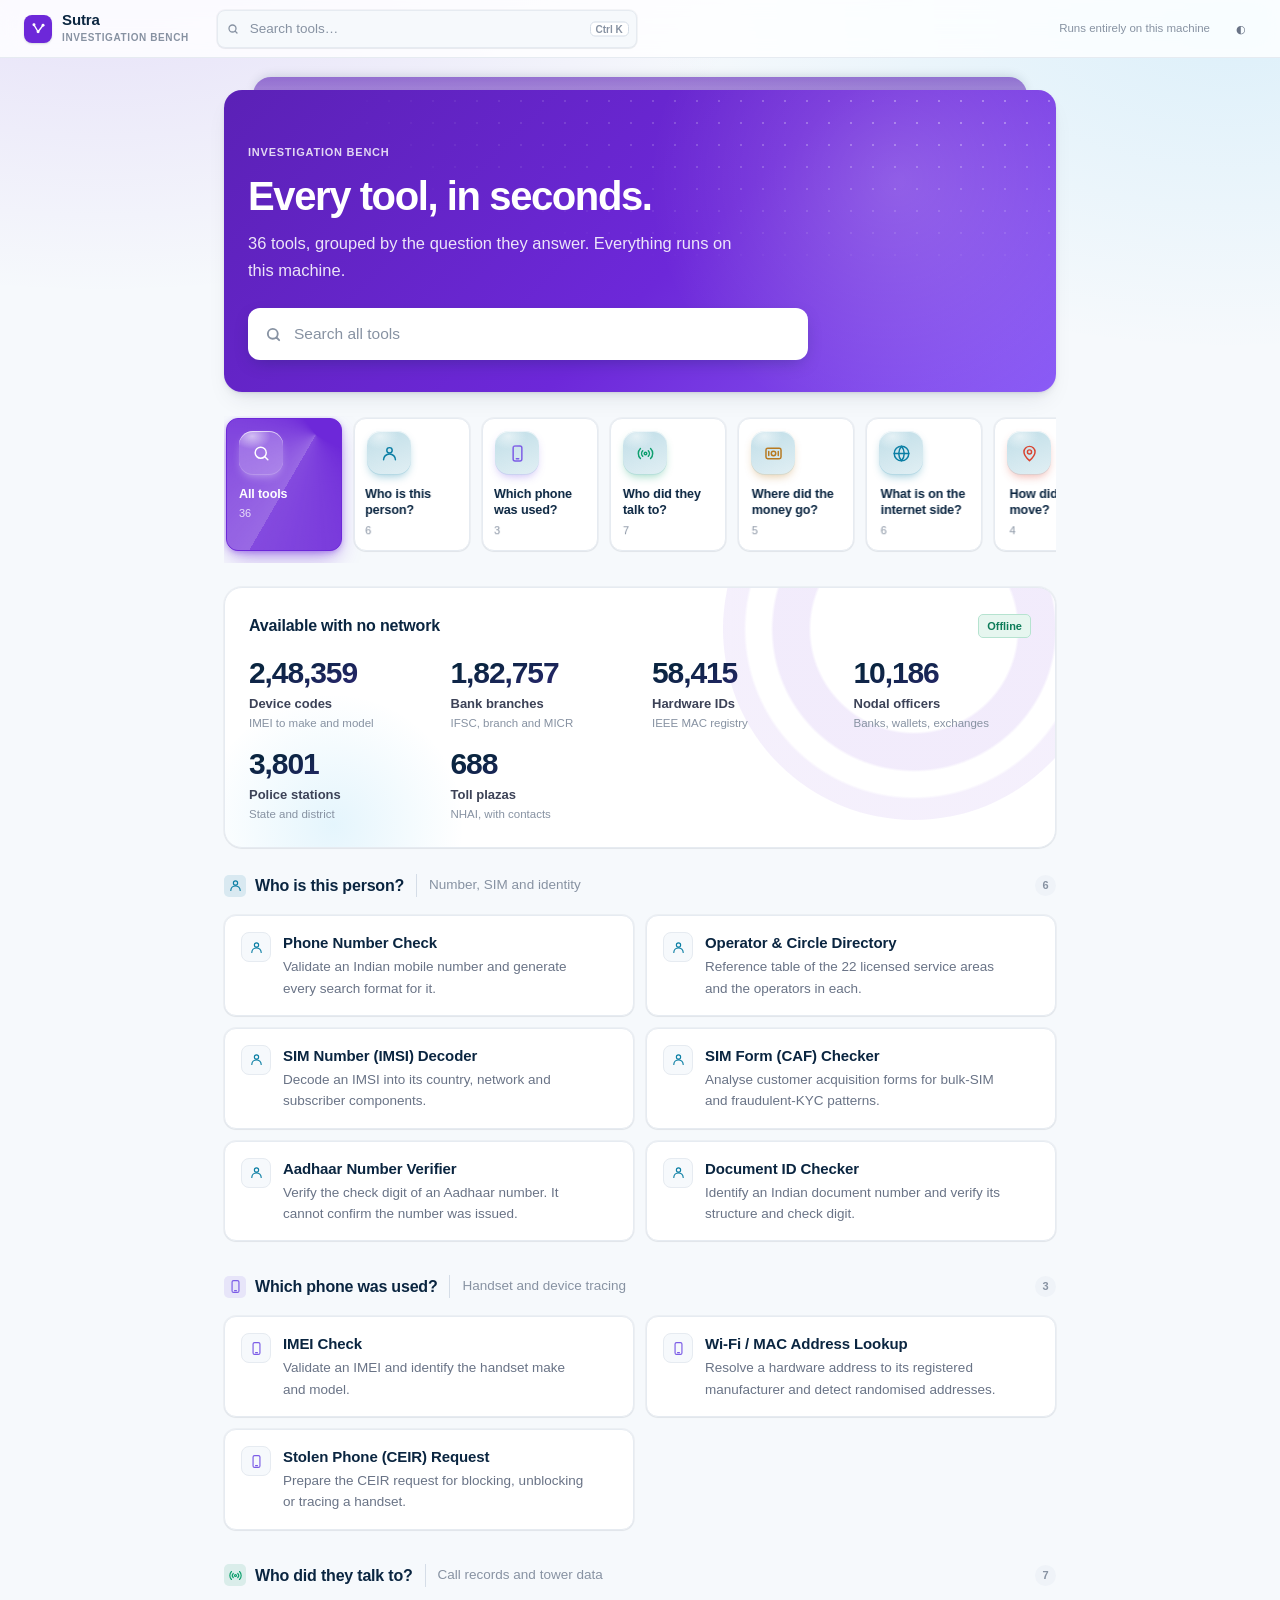
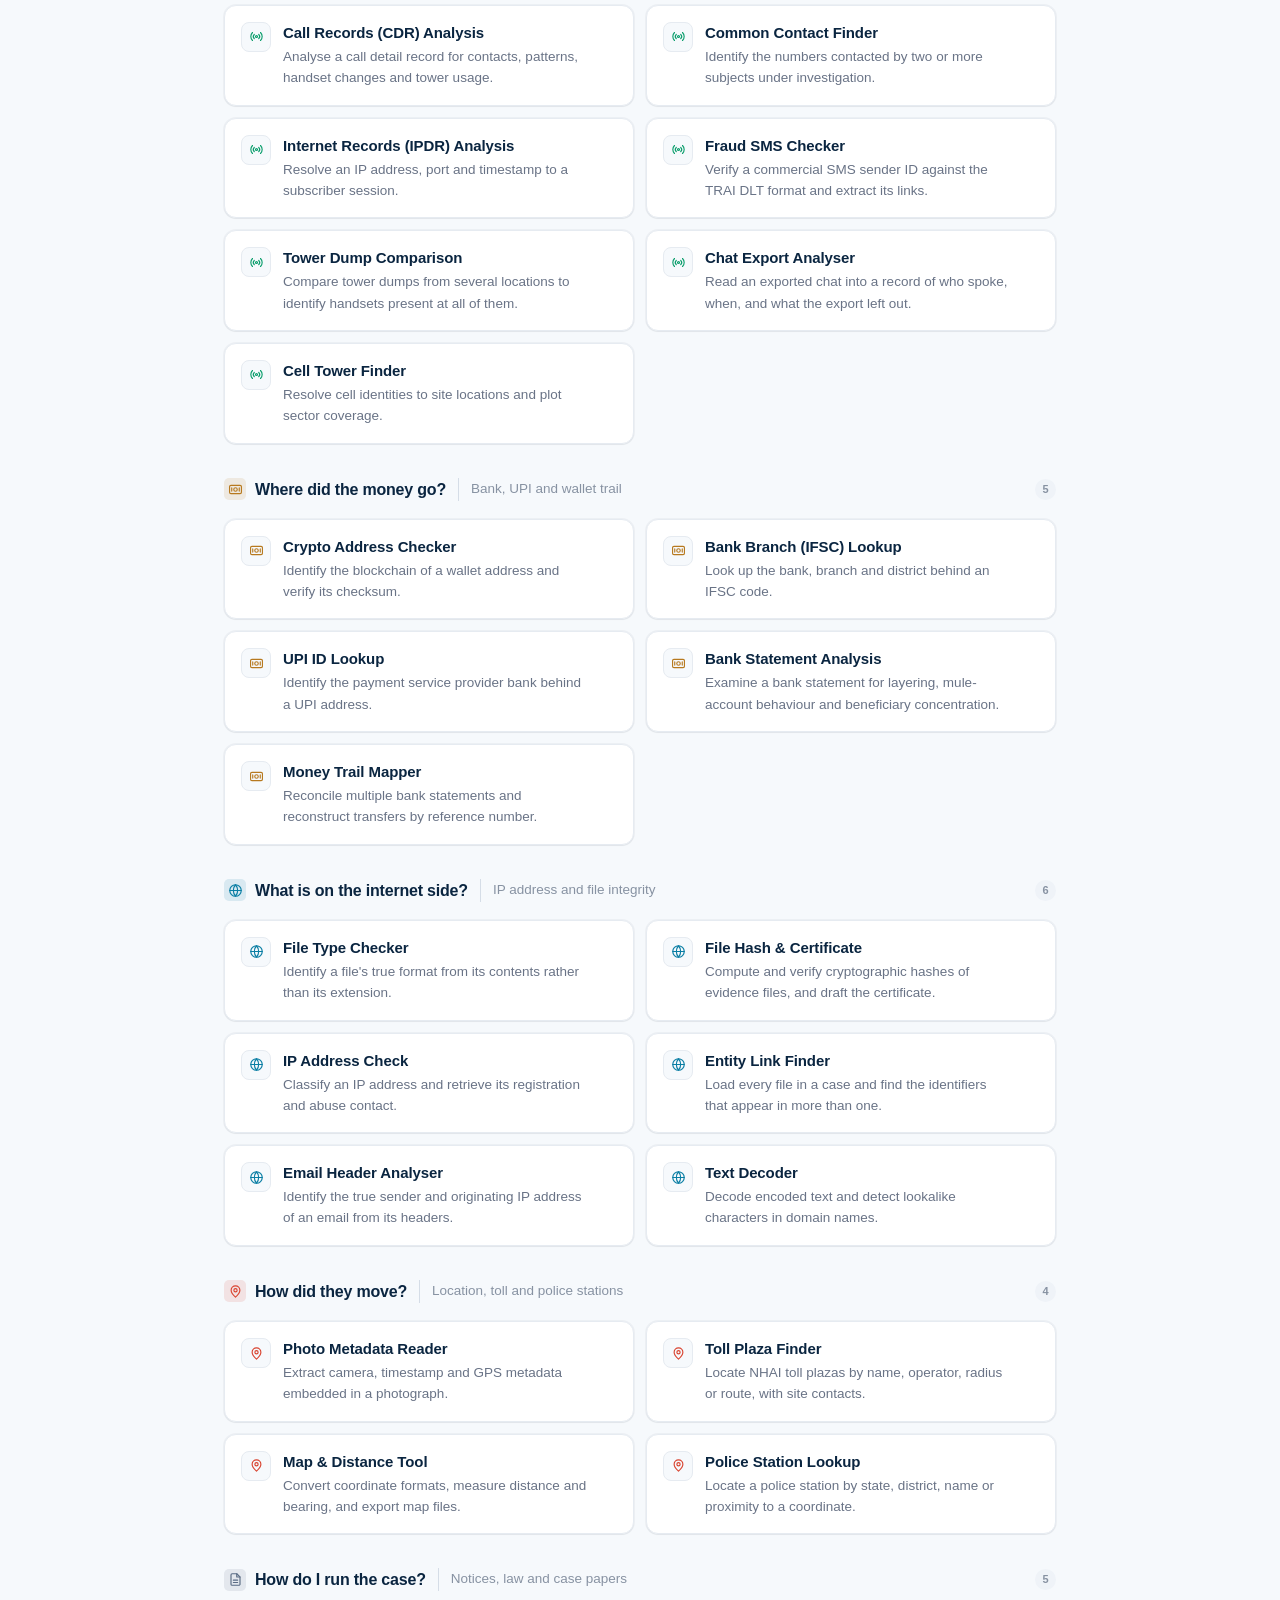
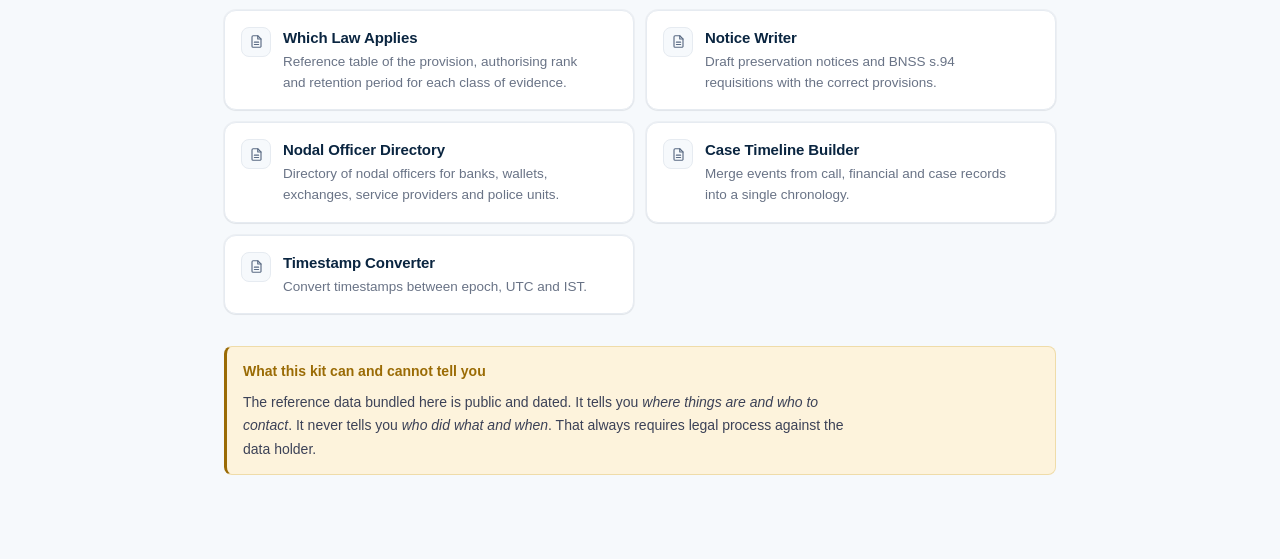
<file: Tools/index.html>
<!DOCTYPE html>
<html lang="en">
<head>
<meta charset="utf-8">
<meta name="viewport" content="width=device-width, initial-scale=1">
<title>Sutra</title>
<meta name="description" content="Sutra. An offline investigation bench: reference lookups and evidence-file analysis that run entirely in the browser.">
<meta name="theme-color" content="#635BFF">
<link rel="stylesheet" href="assets/app.css?v=72">
<link rel="icon" href="data:image/svg+xml,%3Csvg xmlns='http://www.w3.org/2000/svg' viewBox='0 0 32 32'%3E%3Crect width='32' height='32' rx='7' fill='%23635BFF'/%3E%3Cpath d='M9 9.6 15.4 20 23 10.2' fill='none' stroke='%23fff' stroke-width='2.4' stroke-linecap='round' stroke-linejoin='round'/%3E%3Ccircle cx='9' cy='9.6' r='2.7' fill='%23fff'/%3E%3Ccircle cx='15.4' cy='20' r='2.7' fill='%23fff'/%3E%3Ccircle cx='23' cy='10.2' r='2.7' fill='%23fff'/%3E%3C/svg%3E">
</head>
<body>

<div class="app">
  <header class="topbar">
    <a class="brand" href="#/">
      <span class="brand-mark" id="brand-mark"></span>
      <span class="brand-text">
        <span class="brand-name">Sutra</span>
        <span class="brand-sub">Investigation bench</span>
      </span>
    </a>

    <div class="top-search">
      <div class="searchbox">
        <input type="search" id="nav-search" placeholder="Search tools&hellip;" autocomplete="off" readonly>
        <span class="kbd">Ctrl K</span>
      </div>
    </div>

    <span class="lock">Runs entirely on this machine</span>
    <button class="btn ghost sm" id="theme-toggle" title="Toggle light or dark" aria-label="Toggle light or dark theme">&#9680;</button>
  </header>

  <main class="main"></main>
</div>

<div class="toast-host"></div>

<!-- core runtime -->
<script src="assets/core.js?v=72"></script>

<!-- content and reference data -->
<script src="assets/ingest.js?v=72"></script>
<script src="data/i18n.js?v=72"></script>
<script src="data/telecom.js?v=72"></script>
<script src="data/reference.js?v=72"></script>
<script src="data/rdap.js?v=72"></script>

<!-- tools, grouped by the question they answer -->
<script src="tools/identity.js?v=72"></script>
<script src="tools/idcheck.js?v=72"></script>
<script src="tools/crypto.js?v=72"></script>
<script src="tools/fileforensics.js?v=72"></script>
<script src="tools/device.js?v=72"></script>
<script src="tools/telecom.js?v=72"></script>
<script src="tools/chat.js?v=72"></script>
<script src="tools/cellspyder.js?v=72"></script>
<script src="tools/money.js?v=72"></script>
<script src="tools/moneytrail.js?v=72"></script>
<script src="tools/network.js?v=72"></script>
<script src="tools/canary.js?v=72"></script>
<script src="tools/movement.js?v=72"></script>
<script src="tools/linkfinder.js?v=72"></script>
<script src="tools/police.js?v=72"></script>
<script src="tools/case.js?v=72"></script>
<script src="tools/extras.js?v=72"></script>

<script>
  document.getElementById("brand-mark").innerHTML = TK.logoMark(17);
  TK.boot();
</script>
</body>
</html>
</file>
<file: Tools/assets/app.css>
/* ============================================================
   Investigator Toolkit design system v3

   Reference point: Stripe. What that actually means here -
     · light-first, white cards on a faintly tinted page
     · hairline borders doing the structural work, not shadows
     · ONE accent colour, used only for action and state
     · tight, confident type; small uppercase micro-labels
     · no ambient gradients, no glows, no decorative blur
     · density without crowding, generous line-height, tight boxes

   Everything that previously looked generated (radial background
   washes, glowing dots, gradient buttons and card overlays) is gone.
   Class vocabulary is unchanged, so all 27 tools keep working.
   ============================================================ */

/* ------------------------------------------------- tokens: light */
:root {
  color-scheme: light;

  --bg:        #F6F9FC;   /* page */
  --bg-1:      #FFFFFF;   /* card */
  --bg-2:      #F6F9FC;   /* inset / subtle fill */
  --bg-3:      #EFF3F8;   /* table head, chips */
  --bg-4:      #E6ECF3;

  --line:      #E6EBF1;   /* hairline */
  --line-2:    #D5DDE7;   /* control border */
  --line-3:    #B9C4D2;   /* hover border */

  --fg:        #0A2540;   /* headings, primary text */
  --fg-1:      #3C4257;   /* body */
  --fg-2:      #697386;   /* secondary */
  --fg-3:      #8792A2;   /* muted / labels */

  --accent:      #6D28D9;
  --accent-2:    #8B5CF6;
  --accent-3:    #5B21B6;
  --accent-bg:   #F5F3FF;
  --accent-line: #DDD6FE;

  --ok:     #0E7C5A;  --ok-bg:     #E6F6EF;  --ok-line:  #B6E3D0;
  --warn:   #9A6B05;  --warn-bg:   #FDF3DC;  --warn-line:#EFDCA9;
  --danger: #C0341D;  --danger-bg: #FDEDE9;  --danger-line:#F6C9BE;
  --info:   #4B44C7;  --info-bg:   #F1F0FF;  --info-line:#D7D4FF;

  --sans: -apple-system, BlinkMacSystemFont, "Segoe UI", Inter, Roboto,
          "Helvetica Neue", Arial, sans-serif;
  --mono: ui-monospace, "SF Mono", "Cascadia Mono", Menlo, Consolas, monospace;

  --t-xs:  11px;
  --t-sm:  13.5px;
  --t-md:  15px;
  --t-lg:  16px;
  --t-xl:  20px;
  --t-2xl: 28px;
  --t-3xl: 36px;

  --s1: 4px;  --s2: 8px;  --s3: 12px; --s4: 16px;
  --s5: 24px; --s6: 32px; --s7: 48px; --s8: 72px;

  --r1: 5px;  --r2: 8px;  --r3: 12px; --r4: 18px;

  --sh-1: 0 1px 1px rgba(10,37,64,.05), 0 0 0 1px rgba(10,37,64,.04);
  --sh-2: 0 1px 2px rgba(10,37,64,.07), 0 4px 10px -2px rgba(10,37,64,.09), 0 12px 24px -8px rgba(10,37,64,.10);
  --sh-3: 0 1px 2px rgba(10,37,64,.08), 0 8px 20px -4px rgba(10,37,64,.12), 0 28px 56px -12px rgba(10,37,64,.18);
  --ring: 0 0 0 3px rgba(109,40,217,.26);

  --header-h: 58px;
}

/* -------------------------------------------------- tokens: dark */
[data-theme="dark"] {
  color-scheme: dark;

  --bg:     #0A1626;
  --bg-1:   #0F1D30;
  --bg-2:   #14243A;
  --bg-3:   #1A2C45;
  --bg-4:   #223651;

  --line:   #1D3049;
  --line-2: #2A405C;
  --line-3: #3D5674;

  --fg:     #F0F4F9;
  --fg-1:   #C2CEDC;
  --fg-2:   #8FA0B5;
  --fg-3:   #6B7D95;

  --accent:      #A78BFA;
  --accent-2:    #C4B5FD;
  --accent-3:    #8B5CF6;
  --accent-bg:   #241B45;
  --accent-line: #43317B;

  --ok:     #3ECF8E;  --ok-bg:     #0C2A21;  --ok-line:  #17493A;
  --warn:   #E5B33D;  --warn-bg:   #2C2410;  --warn-line:#4A3D18;
  --danger: #F2705C;  --danger-bg: #2E1815;  --danger-line:#542620;
  --info:   #A29DFF;  --info-bg:   #1B1F45;  --info-line:#33306B;

  --sh-1: 0 1px 1px rgba(0,0,0,.28), 0 0 0 1px rgba(255,255,255,.04);
  --sh-2: 0 1px 2px rgba(0,0,0,.35), 0 4px 12px -2px rgba(0,0,0,.45), 0 14px 28px -10px rgba(0,0,0,.5);
  --sh-3: 0 1px 2px rgba(0,0,0,.4), 0 10px 24px -6px rgba(0,0,0,.55), 0 30px 60px -14px rgba(0,0,0,.65);
  --ring: 0 0 0 3px rgba(167,139,250,.30);
}

* { box-sizing: border-box; }
html, body { height: 100%; }

/* ---------------------------------------------------------- icons */
.ic { display: block; flex: none; }
svg.ic { vertical-align: middle; }

/* cluster glyph: a tinted square holding the icon, coloured per cluster */
.cl-ic {
  display: inline-flex; align-items: center; justify-content: center;
  width: 22px; height: 22px; flex: none;
  border-radius: var(--r1);
  background: color-mix(in srgb, currentColor 12%, transparent);
}
.tool-eyebrow .cl-ic { width: 20px; height: 20px; }

.brand-mark svg { display: block; }
.brand-text { display: flex; flex-direction: column; min-width: 0; }

/* ---------------------------------------------------------- motion */
@keyframes fade-up   { from { opacity: 0; transform: translateY(6px); } }
@keyframes fade-in   { from { opacity: 0; } }
@keyframes pop-in    { from { opacity: 0; transform: translateY(8px) scale(.985); } }
@keyframes veil-in   { from { opacity: 0; } }
@keyframes toast-in  { from { opacity: 0; transform: translateY(10px); } }
@keyframes shimmer   { to { background-position: 200% 0; } }

/* a route change animates its content in once, staggered by section */
.main .wrap > * { animation: fade-up .32s cubic-bezier(.22,.9,.3,1) both; }
.main .wrap > *:nth-child(1) { animation-delay: 0ms; }
.main .wrap > *:nth-child(2) { animation-delay: 40ms; }
.main .wrap > *:nth-child(3) { animation-delay: 80ms; }
.main .wrap > *:nth-child(n+4) { animation-delay: 110ms; }

.tool-grid .tool-card { animation: fade-up .3s cubic-bezier(.22,.9,.3,1) both; }
.tool-grid .tool-card:nth-child(1) { animation-delay: 0ms; }
.tool-grid .tool-card:nth-child(2) { animation-delay: 25ms; }
.tool-grid .tool-card:nth-child(3) { animation-delay: 50ms; }
.tool-grid .tool-card:nth-child(4) { animation-delay: 75ms; }
.tool-grid .tool-card:nth-child(n+5) { animation-delay: 95ms; }

.stat { animation: fade-up .3s cubic-bezier(.22,.9,.3,1) both; }
.rail-item { animation: fade-up .28s ease-out both; }
.rail-item:nth-child(n+6) { animation-delay: 0ms; }

/* Two very soft washes, fixed to the viewport so content scrolls across
   a stable field rather than dragging the colour with it. Kept faint:
   this sits behind evidence tables that have to stay readable. */
body {
  margin: 0;
  background:
    radial-gradient(1100px 620px at 8% -10%, color-mix(in srgb, var(--accent) 14%, transparent), transparent 62%),
    radial-gradient(900px 520px at 96% 2%, color-mix(in srgb, #0EA5E9 11%, transparent), transparent 64%),
    var(--bg);
  background-attachment: fixed;
  color: var(--fg-1);
  font: 400 var(--t-md)/1.7 var(--sans);
  -webkit-font-smoothing: antialiased;
  -moz-osx-font-smoothing: grayscale;
  font-variant-numeric: tabular-nums;
}
[data-theme="dark"] body {
  background:
    radial-gradient(1100px 620px at 8% -10%, color-mix(in srgb, var(--accent) 17%, transparent), transparent 62%),
    radial-gradient(900px 520px at 96% 2%, color-mix(in srgb, #0EA5E9 13%, transparent), transparent 64%),
    var(--bg);
  background-attachment: fixed;
}

::selection { background: var(--accent-bg); color: var(--accent-3); }
[data-theme="dark"] ::selection { color: var(--fg); }

*::-webkit-scrollbar { width: 10px; height: 10px; }
*::-webkit-scrollbar-track { background: transparent; }
*::-webkit-scrollbar-thumb {
  background: var(--line-2); border-radius: 10px;
  border: 3px solid transparent; background-clip: content-box;
}
*::-webkit-scrollbar-thumb:hover { background: var(--line-3); background-clip: content-box; }

a { color: var(--accent); text-decoration: none; }
a:hover { text-decoration: underline; }

/* ============================================================ shell */

/* Column shell: a fixed-height bar, then the page. The sidebar that used
   to sit alongside is gone; the home page and the palette cover its job. */
.app { display: flex; flex-direction: column; min-height: 100vh; }

.topbar {
  position: sticky; top: 0; z-index: 50;
  display: flex; align-items: center; gap: var(--s4);
  height: var(--header-h); flex: none;
  padding: 0 var(--s5);
  background: color-mix(in srgb, var(--bg-1) 82%, transparent);
  border-bottom: 1px solid var(--line);
  backdrop-filter: blur(14px) saturate(1.5);
  -webkit-backdrop-filter: blur(14px) saturate(1.5);
}
.topbar .brand { border-bottom: 0; padding: 0; height: auto; flex: none; }
.topbar .top-search { flex: 1 1 auto; max-width: 420px; margin-left: var(--s3); }
.topbar .top-search .searchbox { width: 100%; }
.topbar .lock {
  margin-left: auto; flex: none;
  font-size: 11.5px; color: var(--fg-3); white-space: nowrap;
}
@media (max-width: 760px) {
  .topbar { padding: 0 var(--s4); gap: var(--s3); }
  .topbar .lock { display: none; }
  .topbar .brand-sub { display: none; }
}
@media (max-width: 520px) {
  .topbar .top-search { display: none; }
}


.brand {
  display: flex; align-items: center; gap: 10px;
  padding: 0 var(--s4); height: var(--header-h); flex: none;
  border-bottom: 1px solid var(--line);
  color: var(--fg); user-select: none;
}
.brand:hover { text-decoration: none; }
.brand-mark {
  width: 28px; height: 28px; flex: none; border-radius: var(--r2);
  background: var(--accent); color: #fff;
  display: grid; place-items: center;
  box-shadow: 0 1px 2px rgba(10,37,64,.16);
}
.brand-name {
  display: block; font-weight: 600; font-size: 15px;
  letter-spacing: -.1px; line-height: 1.25; color: var(--fg);
}
.brand-sub {
  display: block; font-size: 10px; color: var(--fg-3);
  letter-spacing: .06em; text-transform: uppercase; font-weight: 600;
}


.searchbox { position: relative; }
/* declared after the generic input rules below at equal specificity, so
   qualify the selector or the shared padding wins and the text lands
   underneath the search glyph */
.searchbox input[type="search"] {
  padding: 7px 30px 7px 32px; font-size: var(--t-sm);
  background: var(--bg-2); border-color: var(--line);
}
.searchbox input[type="search"]:hover { background: var(--bg-3); }
.searchbox::before {
  content: ""; position: absolute; left: 10px; top: 50%;
  width: 12px; height: 12px; margin-top: -6px;
  background: var(--fg-3);
  -webkit-mask: no-repeat center/contain url("data:image/svg+xml,%3Csvg xmlns='http://www.w3.org/2000/svg' viewBox='0 0 24 24' fill='none' stroke='%23000' stroke-width='2.6' stroke-linecap='round'%3E%3Ccircle cx='11' cy='11' r='7'/%3E%3Cpath d='M20 20l-3.8-3.8'/%3E%3C/svg%3E");
          mask: no-repeat center/contain url("data:image/svg+xml,%3Csvg xmlns='http://www.w3.org/2000/svg' viewBox='0 0 24 24' fill='none' stroke='%23000' stroke-width='2.6' stroke-linecap='round'%3E%3Ccircle cx='11' cy='11' r='7'/%3E%3Cpath d='M20 20l-3.8-3.8'/%3E%3C/svg%3E");
}
.searchbox .kbd { position: absolute; right: 8px; top: 50%; transform: translateY(-50%); }
.kbd {
  font: 600 10px var(--sans); color: var(--fg-3);
  border: 1px solid var(--line-2); border-radius: var(--r1);
  padding: 1px 5px; background: var(--bg-1); white-space: nowrap;
}


[data-theme="dark"] .nav a.active { color: var(--accent); }


.main { flex: 1; overflow-y: auto; min-width: 0; }
.wrap { max-width: 880px; margin: 0 auto; padding: var(--s6) var(--s5) var(--s8); }
.wrap.wide { max-width: 1340px; }

/* ============================================================ type */

/* The tool page opens with a rule in the cluster colour above the title.
   It costs one line of chrome and tells the officer at a glance which
   part of the case they are in without reading anything. */
.tool-head {
  margin-bottom: var(--s5);
  padding-bottom: var(--s5);
  border-bottom: 1px solid var(--line);
}
.tool-head .tool-eyebrow {
  display: inline-flex; align-items: center; gap: 7px;
  font-size: 11px; font-weight: 600; letter-spacing: .07em;
  text-transform: uppercase; color: var(--fg-3);
}
.tool-topline {
  display: flex; align-items: center; justify-content: space-between;
  gap: var(--s3); flex-wrap: wrap; margin-bottom: var(--s3);
}
.tool-eyebrow {
  display: inline-flex; align-items: center; gap: 7px;
  font-size: 11px; font-weight: 600; letter-spacing: .06em;
  text-transform: uppercase; color: var(--fg-3);
}
.tool-eyebrow .dot { width: 6px; height: 6px; border-radius: 50%; flex: none; }

.tool-head h1 {
  margin: 0 0 var(--s2);
  font-size: var(--t-2xl); font-weight: 640; letter-spacing: -.6px;
  line-height: 1.2; color: var(--fg);
}
.tool-head p.lede {
  margin: 0; color: var(--fg-2); font-size: 16px; line-height: 1.65; max-width: 66ch;
}
.tool-badges { display: flex; flex-wrap: wrap; gap: 6px; margin-top: var(--s4); }

h2 { font-size: var(--t-xl); font-weight: 620; letter-spacing: -.35px; margin: var(--s6) 0 var(--s3); color: var(--fg); }
h3 { font-size: 15px; font-weight: 600; letter-spacing: -.15px; margin: 0 0 var(--s3); color: var(--fg); }
h4 {
  font-size: 11px; font-weight: 600; letter-spacing: .07em;
  text-transform: uppercase; color: var(--fg-3); margin: 0 0 var(--s2);
}

.muted { color: var(--fg-2); }
.small { font-size: var(--t-sm); }
.card > p.small, .card p.small.muted { max-width: 76ch; line-height: 1.65; }
.xs    { font-size: var(--t-xs); }
.mono  { font-family: var(--mono); font-variant-numeric: tabular-nums; }
.center{ text-align: center; }
.nowrap{ white-space: nowrap; }
.grow  { flex: 1; }
.hidden{ display: none !important; }

.row { display: flex; gap: var(--s3); align-items: center; flex-wrap: wrap; }
.row.tight { gap: var(--s2); }
.stack > * + * { margin-top: var(--s3); }
.grid { display: grid; gap: var(--s3); }
.grid.c2 { grid-template-columns: repeat(auto-fit, minmax(240px, 1fr)); }
.grid.c3 { grid-template-columns: repeat(auto-fit, minmax(200px, 1fr)); }
.grid.c4 { grid-template-columns: repeat(auto-fit, minmax(160px, 1fr)); }

hr { border: 0; border-top: 1px solid var(--line); margin: var(--s5) 0; }

/* ============================================================ card */

.card {
  background: var(--bg-1);
  border: 1px solid var(--line);
  border-radius: var(--r3);
  padding: var(--s5);
  margin-bottom: var(--s4);
  box-shadow: var(--sh-1);
}
.card.tight { padding: var(--s4); }
.card > h3:first-child, .card > h2:first-child { margin-top: 0; }

/* A per-result card carries its own verdict edge, taken from the badge it
   already contains, so scanning a column of results reads as a column of
   outcomes before a single word is read. Declared worst-last, because a
   card holding both a pass and a failure should show the failure. */
.card.tight:has(.badge.ok)     { box-shadow: inset 3px 0 0 var(--ok), var(--sh-1); }
.card.tight:has(.badge.warn)   { box-shadow: inset 3px 0 0 var(--warn), var(--sh-1); }
.card.tight:has(.badge.danger) { box-shadow: inset 3px 0 0 var(--danger), var(--sh-1); }

/* ============================================================ badge */

.badge {
  display: inline-flex; align-items: center; gap: 5px;
  padding: 2px 8px; border-radius: var(--r1);
  font-size: var(--t-xs); font-weight: 600; line-height: 18px;
  background: var(--bg-3); color: var(--fg-2);
  border: 1px solid transparent; white-space: nowrap;
}
.badge.ok     { background: var(--ok-bg);     color: var(--ok);     border-color: var(--ok-line); }
.badge.warn   { background: var(--warn-bg);   color: var(--warn);   border-color: var(--warn-line); }
.badge.danger { background: var(--danger-bg); color: var(--danger); border-color: var(--danger-line); }
.badge.info   { background: var(--info-bg);   color: var(--info);   border-color: var(--info-line); }
.badge.accent { background: var(--accent-bg); color: var(--accent-3); border-color: var(--accent-line); }
[data-theme="dark"] .badge.accent { color: var(--accent); }

.pip {
  font: 600 10px var(--sans); padding: 2px 7px;
  border-radius: var(--r1); letter-spacing: .01em; white-space: nowrap;
}
.pip.t1 { background: var(--ok-bg);     color: var(--ok); }
.pip.t2 { background: var(--accent-bg); color: var(--accent-3); }
.pip.t3 { background: var(--bg-3);      color: var(--fg-2); }
[data-theme="dark"] .pip.t2 { color: var(--accent); }

/* ============================================================ button */

.btn {
  display: inline-flex; align-items: center; justify-content: center; gap: 6px;
  padding: 7px 13px; border-radius: var(--r2);
  border: 1px solid var(--line-2);
  background: var(--bg-1); color: var(--fg);
  font: 500 var(--t-sm)/20px var(--sans);
  cursor: pointer; white-space: nowrap;
  box-shadow: var(--sh-1);
  transition: background .12s, border-color .12s, box-shadow .12s;
}
.btn:hover { background: var(--bg-2); border-color: var(--line-3); text-decoration: none; }
.btn:active { box-shadow: none; }
.btn:disabled { opacity: .5; cursor: not-allowed; box-shadow: none; }

.btn.primary {
  background: var(--accent); border-color: transparent; color: #fff;
  font-weight: 550;
  box-shadow: 0 1px 1px rgba(10,37,64,.10);
}
.btn.primary:hover { background: var(--accent-2); }
.btn.primary:active { background: var(--accent-3); }

.btn.ghost { background: transparent; border-color: transparent; box-shadow: none; color: var(--fg-2); }
.btn.ghost:hover { background: var(--bg-3); color: var(--fg); }

.btn.sm { padding: 4px 9px; font-size: var(--t-xs); line-height: 18px; }
.btn.danger { color: var(--danger); border-color: var(--danger-line); background: var(--bg-1); }
.btn.danger:hover { background: var(--danger-bg); }

/* ============================================================ inputs */

label.lbl {
  display: block; font-size: var(--t-sm); font-weight: 550;
  color: var(--fg); margin-bottom: 6px; letter-spacing: 0;
  text-transform: none;
}

input[type=text], input[type=number], input[type=search],
input[type=date], input[type=time], select, textarea {
  width: 100%; padding: 8px 11px;
  background: var(--bg-1);
  border: 1px solid var(--line-2);
  border-radius: var(--r2);
  color: var(--fg);
  font: 400 var(--t-md)/22px var(--sans);
  box-shadow: var(--sh-1);
  transition: border-color .12s, box-shadow .12s;
}
input.mono, textarea.mono { font-family: var(--mono); font-size: 13px; }
input:hover, select:hover, textarea:hover { border-color: var(--line-3); }
input:focus, select:focus, textarea:focus {
  outline: none; border-color: var(--accent); box-shadow: var(--ring);
}
.btn:focus-visible, a:focus-visible {
  outline: none; box-shadow: var(--ring); border-radius: var(--r2);
}
input::placeholder, textarea::placeholder { color: var(--fg-3); }
textarea { resize: vertical; min-height: 88px; line-height: 1.6; }

select {
  appearance: none; padding-right: 32px;
  background-image: url("data:image/svg+xml,%3Csvg xmlns='http://www.w3.org/2000/svg' viewBox='0 0 24 24' fill='none' stroke='%23697386' stroke-width='2.4' stroke-linecap='round' stroke-linejoin='round'%3E%3Cpath d='M6 9l6 6 6-6'/%3E%3C/svg%3E");
  background-repeat: no-repeat; background-position: right 10px center; background-size: 14px;
}

.field { margin-bottom: var(--s4); }
.check { display: inline-flex; align-items: center; gap: 8px; font-size: var(--t-sm); cursor: pointer; }
.check input { width: 15px; height: 15px; accent-color: var(--accent); cursor: pointer; box-shadow: none; }

.drop {
  border: 1px dashed var(--line-2);
  border-radius: var(--r3);
  padding: var(--s6) var(--s4);
  text-align: center; background: var(--bg-2);
  cursor: pointer;
  transition: border-color .14s, background .14s;
}
.drop:hover, .drop.over { border-color: var(--accent); background: var(--accent-bg); }
.drop .big {
  font-size: 0; width: 34px; height: 34px; margin: 0 auto var(--s3);
  border-radius: var(--r2); background: var(--bg-1);
  border: 1px solid var(--line);
  display: grid; place-items: center; color: var(--fg-2);
}
.drop .big::after {
  content: ""; width: 17px; height: 17px; background: currentColor;
  -webkit-mask: no-repeat center/contain url("data:image/svg+xml,%3Csvg xmlns='http://www.w3.org/2000/svg' viewBox='0 0 24 24' fill='none' stroke='%23000' stroke-width='2' stroke-linecap='round' stroke-linejoin='round'%3E%3Cpath d='M21 15v4a2 2 0 01-2 2H5a2 2 0 01-2-2v-4'/%3E%3Cpath d='M7 10l5 5 5-5'/%3E%3Cpath d='M12 15V3'/%3E%3C/svg%3E");
          mask: no-repeat center/contain url("data:image/svg+xml,%3Csvg xmlns='http://www.w3.org/2000/svg' viewBox='0 0 24 24' fill='none' stroke='%23000' stroke-width='2' stroke-linecap='round' stroke-linejoin='round'%3E%3Cpath d='M21 15v4a2 2 0 01-2 2H5a2 2 0 01-2-2v-4'/%3E%3Cpath d='M7 10l5 5 5-5'/%3E%3Cpath d='M12 15V3'/%3E%3C/svg%3E");
}
.drop:hover .big, .drop.over .big { color: var(--accent); border-color: var(--accent-line); }
.drop b { color: var(--accent); font-weight: 550; }

/* ============================================================ table */

.tbl-wrap {
  overflow: auto; max-height: 66vh;
  border: 1px solid var(--line);
  border-radius: var(--r3);
  background: var(--bg-1);
}
table.tbl { width: 100%; border-collapse: separate; border-spacing: 0; font-size: var(--t-sm); }
table.tbl th {
  position: sticky; top: 0; z-index: 2;
  background: var(--bg-2);
  padding: 9px 12px; text-align: left;
  font-size: 11px; font-weight: 600;
  letter-spacing: .05em; text-transform: uppercase;
  color: var(--fg-3);
  border-bottom: 1px solid var(--line);
  white-space: nowrap; cursor: pointer; user-select: none;
}
table.tbl th:hover { color: var(--accent); }
table.tbl th.nosort, table.tbl th.nosort:hover { cursor: default; color: var(--fg-3); }
table.tbl th .arrow { font-size: 8px; margin-left: 3px; }
table.tbl td {
  padding: 9px 12px; border-bottom: 1px solid var(--line);
  vertical-align: top; color: var(--fg-1);
}
table.tbl tbody tr:hover td { background: var(--bg-2); }
table.tbl tbody tr:last-child td { border-bottom: 0; }
table.tbl td.num, table.tbl th.num { text-align: right; font-family: var(--mono); }
table.tbl td.mono { font-family: var(--mono); font-size: 12px; }
table.tbl tr.flagged td { background: var(--danger-bg); }
table.tbl tr.flagged:hover td { background: var(--danger-bg); filter: brightness(.98); }
table.tbl tr.hi td { background: var(--warn-bg); }
table.tbl tr.hi:hover td { background: var(--warn-bg); filter: brightness(.98); }

.tbl-toolbar { display: flex; align-items: center; gap: var(--s2); flex-wrap: wrap; margin-bottom: var(--s3); }
.tbl-count { font: 500 var(--t-xs) var(--sans); color: var(--fg-3); }

/* ============================================================ data */

/* Label/value pairs are the main way results are shown, so their vertical
   rhythm sets how much of a result fits on screen. A hairline between rows
   replaces the wide gap that was doing the separating, which reads as a
   record rather than as loose text and fits noticeably more per screen. */
.kv { display: grid; grid-template-columns: minmax(130px, max-content) 1fr; gap: 0 var(--s5); font-size: var(--t-sm); }
.kv dt {
  color: var(--fg-2); padding: 7px 0;
  border-top: 1px solid var(--line); line-height: 1.5;
}
.kv dd {
  margin: 0; padding: 7px 0;
  border-top: 1px solid var(--line);
  font-family: var(--mono); font-size: 12.5px; line-height: 1.5;
  color: var(--fg); word-break: break-word;
}
.kv dt:first-of-type, .kv dt:first-of-type + dd { border-top: 0; }

.stat {
  background: var(--bg-1);
  border: 1px solid var(--line);
  border-radius: var(--r3);
  padding: var(--s4);
  box-shadow: var(--sh-1);
}
.stat .k {
  font-size: 11px; color: var(--fg-3); text-transform: uppercase;
  letter-spacing: .06em; font-weight: 600; margin-bottom: 6px;
}
.stat .v {
  font: 600 24px/1.15 var(--sans);
  letter-spacing: -.5px; color: var(--fg);
  font-variant-numeric: tabular-nums;
}
.stat.ok .v     { color: var(--ok); }
.stat.warn .v   { color: var(--warn); }
.stat.danger .v { color: var(--danger); }
.stat.accent .v { color: var(--accent-3); }
[data-theme="dark"] .stat.accent .v { color: var(--accent); }

/* stat renders label above value, Stripe-style */
.stat { display: flex; flex-direction: column-reverse; }

.note {
  border: 1px solid var(--line);
  border-left: 3px solid var(--line-3);
  background: var(--bg-1);
  padding: 13px var(--s4);
  border-radius: var(--r2);
  font-size: 14px; line-height: 1.68;
  margin-bottom: var(--s3);
  color: var(--fg-1);
}
.note > b:first-child { display: block; margin-bottom: 5px; color: var(--fg); font-weight: 600; }
.note p { margin: 7px 0 0; max-width: 78ch; }
.note p:last-child { margin-bottom: 0; }
.note ul { margin: 5px 0 0; padding-left: 18px; }
.note.warn   { border-color: var(--warn-line);   border-left-color: var(--warn);   background: var(--warn-bg); }
.note.danger { border-color: var(--danger-line); border-left-color: var(--danger); background: var(--danger-bg); }
.note.ok     { border-color: var(--ok-line);     border-left-color: var(--ok);     background: var(--ok-bg); }
.note.info   { border-color: var(--info-line);   border-left-color: var(--info);   background: var(--info-bg); }
.note.accent { border-color: var(--accent-line); border-left-color: var(--accent); background: var(--accent-bg); }
.note.warn > b:first-child   { color: var(--warn); }
.note.danger > b:first-child { color: var(--danger); }
.note.ok > b:first-child     { color: var(--ok); }
.note.info > b:first-child   { color: var(--info); }
.note.accent > b:first-child { color: var(--accent-3); }
[data-theme="dark"] .note.accent > b:first-child { color: var(--accent); }

pre.out {
  background: var(--bg-2);
  border: 1px solid var(--line);
  border-radius: var(--r2);
  padding: 12px var(--s4);
  overflow-x: auto;
  font: 12.5px/1.7 var(--mono);
  color: var(--fg-1); margin: 0;
  white-space: pre-wrap; word-break: break-word;
}
pre.out.doc { color: var(--fg); }

code.inl {
  font: 12px var(--mono);
  background: var(--bg-3); padding: 1px 5px;
  border-radius: var(--r1); color: var(--accent-3);
}
[data-theme="dark"] code.inl { color: var(--accent); }

.copyable { position: relative; }
.copyable .copybtn { position: absolute; top: 8px; right: 8px; opacity: 0; transition: opacity .12s; }
.copyable:hover .copybtn, .copyable:focus-within .copybtn { opacity: 1; }

.bar { height: 6px; background: var(--bg-3); border-radius: 6px; overflow: hidden; }
.bar > i { display: block; height: 100%; background: var(--accent); border-radius: 6px; transition: width .35s ease; }

.seg {
  display: inline-flex; background: var(--bg-2);
  border: 1px solid var(--line); border-radius: var(--r2);
  padding: 2px; gap: 2px;
}
.seg button {
  border: 0; background: transparent; color: var(--fg-2);
  padding: 5px 12px; border-radius: var(--r1); cursor: pointer;
  font: 550 var(--t-sm)/18px var(--sans); transition: all .12s;
}
.seg button:hover { color: var(--fg); }
.seg button.on { background: var(--bg-1); color: var(--fg); box-shadow: var(--sh-1); }

.lang-switch {
  display: inline-flex; padding: 2px; gap: 2px;
  background: var(--bg-2); border: 1px solid var(--line); border-radius: var(--r2);
}
.lang-switch button {
  border: 0; background: transparent; color: var(--fg-2);
  padding: 4px 12px; border-radius: var(--r1); cursor: pointer;
  font: 550 var(--t-sm)/18px var(--sans); transition: all .12s;
}
.lang-switch button:hover { color: var(--fg); }
.lang-switch button.on { background: var(--bg-1); color: var(--fg); box-shadow: var(--sh-1); }

.rail { position: relative; padding-left: var(--s5); }
.rail::before {
  content: ""; position: absolute; left: 5px; top: 6px; bottom: 6px;
  width: 1px; background: var(--line-2);
}
.rail-item { position: relative; padding-bottom: var(--s4); }
.rail-item::before {
  content: ""; position: absolute; left: calc(-1 * var(--s5) + 1px); top: 6px;
  width: 9px; height: 9px; border-radius: 50%;
  background: var(--accent); box-shadow: 0 0 0 3px var(--bg-1);
}
.rail-item.warn::before   { background: var(--warn); }
.rail-item.danger::before { background: var(--danger); }

.spinner {
  width: 14px; height: 14px; flex: none;
  border: 2px solid var(--line-2); border-top-color: var(--accent);
  border-radius: 50%; animation: spin .7s linear infinite;
}
@keyframes spin { to { transform: rotate(360deg); } }

.empty { text-align: center; padding: var(--s7) var(--s4); color: var(--fg-3); }
.empty .big { font-size: 26px; opacity: .35; margin-bottom: var(--s2); }

#map, .mapbox { height: 440px; border-radius: var(--r3); border: 1px solid var(--line); background: var(--bg-2); }

/* ============================================================ guide */

.guide {
  background: var(--bg-1);
  border: 1px solid var(--line);
  border-radius: var(--r3);
  padding: var(--s5);
  margin-bottom: var(--s5);
  box-shadow: var(--sh-1);
}
.guide h4 { color: var(--fg-3); margin-bottom: 8px; }
.guide-what p { margin: 0; font-size: 16px; line-height: 1.72; color: var(--fg); max-width: 68ch; }
.guide-cols {
  display: grid; gap: var(--s5) var(--s6); margin-top: var(--s5);
  padding-top: var(--s5); border-top: 1px solid var(--line);
  grid-template-columns: repeat(auto-fit, minmax(250px, 1fr));
}
.guide-cols > div { min-width: 0; }
.guide ul, .guide ol { margin: 0; padding: 0; list-style: none; counter-reset: gstep; }
.guide-need li, .guide-steps li {
  position: relative; padding-left: 30px; margin-bottom: 11px;
  font-size: 14.5px; line-height: 1.62; color: var(--fg-1);
}
.guide-need li::before {
  content: ""; position: absolute; left: 9px; top: 8px;
  width: 5px; height: 5px; border-radius: 50%; background: var(--fg-3);
}
.guide-steps li { counter-increment: gstep; }
.guide-steps li::before {
  content: counter(gstep);
  position: absolute; left: 0; top: 1px;
  width: 19px; height: 19px; border-radius: 50%;
  background: var(--accent-bg); color: var(--accent-3);
  border: 1px solid var(--accent-line);
  font: 600 10px/17px var(--sans); text-align: center;
}
[data-theme="dark"] .guide-steps li::before { color: var(--accent); }
.guide-steps li:last-child, .guide-need li:last-child { margin-bottom: 0; }

/* ============================================================ home */

/* A filled hero. The boldness of this look comes from committing whole
   areas to the accent, not from the hue alone. */
.hero {
  position: relative; overflow: hidden;
  padding: var(--s7) var(--s5) var(--s6);
  margin-bottom: var(--s5);
  border-radius: var(--r4);
  background: linear-gradient(135deg, var(--accent-3) 0%, var(--accent) 55%, var(--accent-2) 100%);
  color: #fff;
  box-shadow: var(--sh-2);
}
/* A soft light source in the corner keeps a large flat fill from looking
   like a plain rectangle. */
.hero::after {
  content: ""; position: absolute; right: -12%; top: -55%;
  width: 62%; aspect-ratio: 1; border-radius: 50%;
  background: radial-gradient(circle, rgba(255,255,255,.20), transparent 68%);
  pointer-events: none;
}
/* Dot grid, masked so it fades out well before it reaches the headline.
   A large flat fill reads as a slab without some texture in it. */
.hero::before {
  content: ""; position: absolute; inset: 0;
  background-image: radial-gradient(rgba(255,255,255,.34) 1px, transparent 1px);
  background-size: 22px 22px;
  -webkit-mask-image: radial-gradient(120% 90% at 88% 8%, #000 0%, transparent 62%);
          mask-image: radial-gradient(120% 90% at 88% 8%, #000 0%, transparent 62%);
  pointer-events: none;
}
.hero > * { position: relative; z-index: 1; }

/* A second card peeking out behind the hero, the way a banking app shows
   another account behind the active one. Pseudo-element, no extra markup. */
.hero-stack { position: relative; margin-bottom: var(--s5); }
.hero-stack::before {
  content: ""; position: absolute; z-index: 0;
  left: 3.5%; right: 3.5%; top: -13px; height: 40px;
  border-radius: var(--r4) var(--r4) 0 0;
  background: linear-gradient(180deg,
    color-mix(in srgb, var(--accent-3) 62%, transparent),
    color-mix(in srgb, var(--accent-3) 34%, transparent));
  box-shadow: 0 -3px 12px -4px rgba(10,37,64,.22);
}
.hero-stack .hero { margin-bottom: 0; }
.hero .eyebrow {
  display: inline-block;
  font-size: 11px; font-weight: 600; letter-spacing: .07em;
  text-transform: uppercase; color: rgba(255,255,255,.82);
  margin-bottom: var(--s3);
}
[data-theme="dark"] .hero .eyebrow { color: rgba(255,255,255,.82); }
.hero h1 {
  margin: 0 0 var(--s3);
  font-size: 40px; font-weight: 700;
  letter-spacing: -1.4px; line-height: 1.1; color: #fff;
}
.hero p { color: rgba(255,255,255,.88); max-width: 54ch; margin: 0 0 var(--s5); font-size: 16.5px; line-height: 1.65; }

/* The search field is the primary action, so it is given the full width
   of the hero and a resting shadow that lifts it off the fill. */
.hero-search { position: relative; max-width: 560px; margin-bottom: 0; }
.hero-search input {
  padding: 15px 16px 15px 46px; font-size: 15.5px;
  border-radius: var(--r3); border: 0;
  background: #fff; color: var(--fg);
  box-shadow: 0 6px 18px -6px rgba(10,37,64,.35);
}
.hero-search input::placeholder { color: var(--fg-3); }
.hero-search input:focus { box-shadow: 0 6px 18px -6px rgba(10,37,64,.35), 0 0 0 3px rgba(255,255,255,.55); }
.hero-search::before {
  content: ""; position: absolute; left: 17px; top: 50%;
  width: 17px; height: 17px; margin-top: -8px; background: var(--fg-3); z-index: 2;
  -webkit-mask: no-repeat center/contain url("data:image/svg+xml,%3Csvg xmlns='http://www.w3.org/2000/svg' viewBox='0 0 24 24' fill='none' stroke='%23000' stroke-width='2.6' stroke-linecap='round'%3E%3Ccircle cx='11' cy='11' r='7'/%3E%3Cpath d='M20 20l-3.8-3.8'/%3E%3C/svg%3E");
          mask: no-repeat center/contain url("data:image/svg+xml,%3Csvg xmlns='http://www.w3.org/2000/svg' viewBox='0 0 24 24' fill='none' stroke='%23000' stroke-width='2.6' stroke-linecap='round'%3E%3Ccircle cx='11' cy='11' r='7'/%3E%3Cpath d='M20 20l-3.8-3.8'/%3E%3C/svg%3E");
}

.tier-legend { display: flex; flex-wrap: wrap; gap: var(--s5); }
.tier-legend > div {
  display: flex; align-items: center; gap: 8px;
  font-size: var(--t-sm); color: var(--fg-2);
}

.cluster { margin-bottom: var(--s6); }
/* A section header is a title, a plain-language gloss, then a rule that
   runs to the end of the row. The rule is what makes a long scrolling
   page read as a set of sections rather than an undifferentiated list. */
.cluster-head {
  display: flex; align-items: center; gap: var(--s3);
  margin-bottom: var(--s4); flex-wrap: wrap;
}
.cluster-head h2 {
  margin: 0; font-size: var(--t-lg); font-weight: 620; letter-spacing: -.2px;
  display: flex; align-items: center; gap: 9px; color: var(--fg);
}
.cluster-head h2 .dot { width: 6px; height: 6px; border-radius: 50%; flex: none; background: currentColor; }
.cluster-head .q {
  color: var(--fg-3); font-size: var(--t-sm);
  padding-left: var(--s3); border-left: 1px solid var(--line-2);
}
.cluster-head .cl-count {
  margin-left: auto; flex: none;
  min-width: 21px; height: 21px; padding: 0 6px;
  display: inline-flex; align-items: center; justify-content: center;
  border-radius: 999px; background: var(--bg-3); color: var(--fg-3);
  font: 600 11px/1 var(--sans); font-variant-numeric: tabular-nums;
}
.tool-grid { display: grid; gap: var(--s3); grid-template-columns: repeat(auto-fill, minmax(272px, 1fr)); }

/* The card is a three-column grid: icon, text, chevron. Fixing the outer
   two columns keeps every title on the same optical line across the row,
   which a flex layout does not guarantee once names differ in length. */
.tool-card {
  display: grid; grid-template-columns: 30px 1fr 16px;
  align-items: start; gap: var(--s3);
  color: inherit; position: relative; overflow: hidden;
  background: var(--bg-1); border: 1px solid var(--line);
  border-radius: var(--r3); padding: var(--s4);
  box-shadow: var(--sh-1);
  transition: border-color .15s, box-shadow .15s, transform .15s;
}
/* A hairline of cluster colour on the left edge, revealed on hover. It
   ties the card back to its section without adding permanent chrome. */
.tool-card::before {
  content: ""; position: absolute; left: 0; top: 0; bottom: 0; width: 3px;
  background: var(--accent); opacity: 0;
  transform: translateX(-3px);
  transition: opacity .15s, transform .15s;
}
.tool-card:hover {
  border-color: var(--line-3); box-shadow: var(--sh-2);
  transform: translateY(-3px); text-decoration: none;
}
.tool-card:hover::before { opacity: 1; transform: translateX(0); }
.tool-card:focus-visible { box-shadow: var(--ring); border-color: var(--accent); }

.tool-card .tc-ic {
  width: 30px; height: 30px; flex: none;
  display: inline-flex; align-items: center; justify-content: center;
  border-radius: var(--r2);
  background: var(--bg-2); border: 1px solid var(--line);
  transition: background .15s, border-color .15s;
}
.tool-card:hover .tc-ic { background: var(--accent-bg); border-color: var(--accent-line); }
.tool-card .tc-body { min-width: 0; display: block; }
.tool-card .tc-name {
  display: block; margin-bottom: 3px;
  font-weight: 600; font-size: var(--t-md); letter-spacing: -.1px;
  line-height: 1.4; color: var(--fg);
}
.tool-card:hover .tc-name { color: var(--accent-3); }
[data-theme="dark"] .tool-card:hover .tc-name { color: var(--accent); }
.tool-card .tc-desc { display: block; font-size: 13.5px; color: var(--fg-2); line-height: 1.58; }
.tool-card .tc-go {
  align-self: center; color: var(--fg-3);
  opacity: 0; transform: translateX(-4px);
  transition: opacity .15s, transform .15s, color .15s;
}
.tool-card:hover .tc-go { opacity: 1; transform: translateX(0); color: var(--accent); }
.tool-card .tc-tier { margin-left: auto; }


/* ------------------------------------------------- category tiles
   A launcher row: icon, name, count. These are filters rather than
   links, so the grid below narrows in place and the officer never
   loses the search box. Horizontally scrollable when the row does not
   fit, which is how this pattern behaves on a phone. */
.cat-row {
  display: flex; gap: var(--s3);
  overflow-x: auto; padding: 2px 2px var(--s3);
  margin-bottom: var(--s5);
  scrollbar-width: thin;
}
.cat-tile {
  flex: 0 0 auto; width: 116px;
  display: flex; flex-direction: column; align-items: flex-start; gap: 2px;
  padding: var(--s3) var(--s3) 11px;
  border: 1px solid var(--line); border-radius: var(--r3);
  background: var(--bg-1); box-shadow: var(--sh-1);
  cursor: pointer; text-align: left; font: inherit;
  transition: border-color .15s, box-shadow .15s, transform .15s, background .15s;
}
/* Tilt follows the pointer. --rx/--ry are written by one delegated
   listener; the tile itself only has to interpolate them. */
.cat-tile {
  transform-style: preserve-3d;
  will-change: transform;
}
.cat-row { perspective: 900px; }
.cat-tile:hover {
  border-color: var(--line-3);
  box-shadow: var(--sh-2);
  transform: translateY(-3px) rotateX(var(--rx, 0deg)) rotateY(var(--ry, 0deg));
}
.cat-tile:hover .cat-ic { transform: translateZ(16px) scale(1.04); }
.cat-tile .cat-ic { transition: transform .18s cubic-bezier(.22,.9,.3,1), background .15s; }
.cat-tile .cat-name, .cat-tile .cat-n { transform: translateZ(6px); }
.cat-tile:focus-visible { box-shadow: var(--ring); border-color: var(--accent); }
/* Icon medallion. A flat tint reads as a sticker; a gradient plus a
   lit top edge and a shadow of the icon's own hue reads as an object
   sitting on the card, which is what the reference does. */
.cat-tile .cat-ic {
  position: relative;
  width: 44px; height: 44px; margin-bottom: 9px;
  display: inline-flex; align-items: center; justify-content: center;
  border-radius: 14px;
  background:
    linear-gradient(160deg,
      color-mix(in srgb, currentColor 26%, transparent),
      color-mix(in srgb, currentColor 12%, transparent));
  box-shadow:
    inset 0 1px 0 color-mix(in srgb, #fff 65%, transparent),
    inset 0 -1px 0 color-mix(in srgb, currentColor 18%, transparent),
    0 4px 10px -3px color-mix(in srgb, currentColor 42%, transparent);
}
[data-theme="dark"] .cat-tile .cat-ic {
  box-shadow:
    inset 0 1px 0 color-mix(in srgb, #fff 18%, transparent),
    0 4px 10px -3px color-mix(in srgb, currentColor 34%, transparent);
}
/* a small highlight, the specular dot on a moulded surface */
.cat-tile .cat-ic::after {
  content: ""; position: absolute; inset: 0; border-radius: inherit;
  background: radial-gradient(60% 42% at 30% 12%,
    color-mix(in srgb, #fff 55%, transparent), transparent 70%);
  pointer-events: none;
}
[data-theme="dark"] .cat-tile .cat-ic::after {
  background: radial-gradient(60% 42% at 30% 12%,
    color-mix(in srgb, #fff 16%, transparent), transparent 70%);
}
.cat-tile .cat-ic.all { color: var(--accent); }
.cat-tile .cat-name {
  font-size: 12.5px; font-weight: 600; color: var(--fg);
  line-height: 1.3; letter-spacing: -.1px;
  display: -webkit-box; -webkit-line-clamp: 2; -webkit-box-orient: vertical;
  overflow: hidden;
}
.cat-tile .cat-n { font-size: 11px; color: var(--fg-3); font-variant-numeric: tabular-nums; }

/* The selected tile inverts, so the current filter is unmistakable. */
.cat-tile.on {
  position: relative; overflow: hidden;
  background: var(--accent); border-color: var(--accent);
  box-shadow: 0 2px 6px -1px color-mix(in srgb, var(--accent) 45%, transparent),
              0 10px 22px -6px color-mix(in srgb, var(--accent) 55%, transparent);
}
.cat-tile.on::after {
  content: ""; position: absolute; inset: 0; pointer-events: none;
  background: conic-gradient(from 210deg at 78% 12%,
    rgba(255,255,255,.30), transparent 32%, transparent 74%, rgba(255,255,255,.16));
}
.cat-tile.on .cat-name { color: #fff; }
.cat-tile.on .cat-n { color: rgba(255,255,255,.78); }
.cat-tile.on .cat-ic { background: rgba(255,255,255,.22); color: #fff; }
[data-theme="dark"] .cat-tile.on .cat-name { color: #0A1626; }
[data-theme="dark"] .cat-tile.on .cat-n { color: rgba(10,22,38,.7); }
[data-theme="dark"] .cat-tile.on .cat-ic { background: rgba(10,22,38,.18); color: #0A1626; }

@media (max-width: 560px) { .cat-tile { width: 104px; } }


/* ------------------------------------------------- offline holdings
   Figures set large and at a single size, so the scale of what is
   bundled reads before any label does. */
/* An illustrated band behind the figures: layered arcs in the accent,
   the way the reference sets a scene behind its banner. Drawn in CSS so
   it costs nothing to ship and recolours with the theme. */
.holdings {
  position: relative; overflow: hidden;
  background: var(--bg-1);
  border: 1px solid var(--line);
  border-radius: var(--r4);
  box-shadow: var(--sh-1);
  padding: var(--s5);
  margin-bottom: var(--s5);
}
.holdings::before {
  content: ""; position: absolute; right: -6%; top: -58%;
  width: 46%; aspect-ratio: 1; border-radius: 50%;
  background:
    radial-gradient(circle at 50% 50%,
      transparent 38%, color-mix(in srgb, var(--accent) 9%, transparent) 39%,
      color-mix(in srgb, var(--accent) 9%, transparent) 52%, transparent 53%),
    radial-gradient(circle at 50% 50%,
      transparent 62%, color-mix(in srgb, var(--accent) 7%, transparent) 63%,
      color-mix(in srgb, var(--accent) 7%, transparent) 74%, transparent 75%);
  pointer-events: none;
}
.holdings::after {
  content: ""; position: absolute; left: -4%; bottom: -46%;
  width: 34%; aspect-ratio: 1; border-radius: 50%;
  background: radial-gradient(circle,
    color-mix(in srgb, #0EA5E9 11%, transparent), transparent 66%);
  pointer-events: none;
}
.holdings > * { position: relative; z-index: 1; }
.holdings-head {
  display: flex; align-items: center; gap: var(--s3);
  margin-bottom: var(--s4);
}
.holdings-head h2 {
  margin: 0; font-size: var(--t-lg); font-weight: 620;
  letter-spacing: -.2px; color: var(--fg);
}
.holdings-head .badge { margin-left: auto; }
.holdings-row {
  display: grid; gap: var(--s4) var(--s5);
  grid-template-columns: repeat(auto-fit, minmax(148px, 1fr));
}
.hold { min-width: 0; }
.hold-n {
  font-size: 30px; font-weight: 690; letter-spacing: -1.1px;
  line-height: 1.1; color: var(--fg);
  font-variant-numeric: tabular-nums;
  background: linear-gradient(160deg, var(--fg) 20%, var(--accent) 190%);
  -webkit-background-clip: text; background-clip: text;
  -webkit-text-fill-color: transparent;
}
/* The gradient is applied to the glyphs; if a browser will not clip
   background to text the colour above still shows through. */
@supports not (-webkit-background-clip: text) {
  .hold-n { -webkit-text-fill-color: currentColor; }
}
.hold-k { margin-top: 4px; font-size: 13px; font-weight: 600; color: var(--fg-1); }
.hold-s { font-size: 11.5px; color: var(--fg-3); line-height: 1.45; }

/* ------------------------------------------------- floating dock
   Hidden by default; only earns its place where the sidebar is gone. */
.dock { display: none; }

@media (max-width: 900px) {
  .dock {
    position: fixed; z-index: 60;
    left: 50%; transform: translateX(-50%);
    bottom: calc(12px + env(safe-area-inset-bottom, 0px));
    display: flex; gap: 4px; padding: 6px;
    border-radius: 999px;
    background: color-mix(in srgb, var(--bg-1) 82%, transparent);
    border: 1px solid var(--line-2);
    box-shadow: var(--sh-3);
    backdrop-filter: blur(14px) saturate(1.6);
    -webkit-backdrop-filter: blur(14px) saturate(1.6);
  }
  .dock-b {
    display: flex; flex-direction: column; align-items: center; gap: 2px;
    min-width: 68px; padding: 7px 12px 6px;
    border: 0; background: transparent; cursor: pointer;
    border-radius: 999px; color: var(--fg-2);
    font: 600 10.5px/1.2 var(--sans);
    transition: background .15s, color .15s;
  }
  .dock-b:hover, .dock-b:focus-visible { background: var(--bg-3); color: var(--fg); text-decoration: none; }
  .dock-b .ic { margin-bottom: 1px; }
  /* clear the bar so it never covers the last row of content */
  .main .wrap { padding-bottom: calc(var(--s8) + 24px); }
}

/* ------------------------------------------------- tracer status
   A plain-language line telling the officer whether the capture server
   is up, with a coloured dot they read before the words. */
.cn-status {
  display: flex; align-items: center; gap: 9px;
  padding: 11px 14px; border-radius: var(--r3);
  background: var(--bg-2); border: 1px solid var(--line);
  font-size: var(--t-sm); color: var(--fg-1); line-height: 1.5;
}
.cn-dot { width: 9px; height: 9px; border-radius: 50%; flex: none; background: var(--fg-3); }
.cn-dot.ok   { background: var(--ok); box-shadow: 0 0 0 3px color-mix(in srgb, var(--ok) 22%, transparent); }
.cn-dot.off  { background: var(--danger); box-shadow: 0 0 0 3px color-mix(in srgb, var(--danger) 22%, transparent); }
.cn-dot.wait { background: var(--warn); animation: cn-pulse 1s ease-in-out infinite; }
@keyframes cn-pulse { 50% { opacity: .35; } }

/* ============================================================ palette */

.cmdk-veil {
  animation: veil-in .14s ease-out;
  position: fixed; inset: 0; z-index: 900;
  background: rgba(10,37,64,.35);
  display: flex; align-items: flex-start; justify-content: center;
  padding: 12vh var(--s4) var(--s4);
}
[data-theme="dark"] .cmdk-veil { background: rgba(0,0,0,.55); }

.cmdk {
  animation: pop-in .18s cubic-bezier(.22,.9,.3,1);
  width: 100%; max-width: 580px;
  background: var(--bg-1); border: 1px solid var(--line-2);
  border-radius: var(--r4); box-shadow: var(--sh-3);
  overflow: hidden;
}
.cmdk-input {
  display: flex; align-items: center; gap: 10px;
  padding: 13px var(--s5); border-bottom: 1px solid var(--line);
}
.cmdk-input input {
  border: 0; background: transparent; padding: 0; box-shadow: none;
  font-size: 15px; color: var(--fg);
}
.cmdk-input input:focus { box-shadow: none; }
.cmdk-list { max-height: 52vh; overflow-y: auto; padding: var(--s2); }
.cmdk-group {
  font-size: 10px; font-weight: 600; letter-spacing: .07em;
  text-transform: uppercase; color: var(--fg-3);
  padding: var(--s3) var(--s3) 4px;
}
.cmdk-item {
  display: flex; align-items: center; gap: var(--s3);
  padding: 8px var(--s3); border-radius: var(--r2);
  cursor: pointer; font-size: var(--t-sm);
}
.cmdk-item .nm { font-weight: 500; color: var(--fg); }
.cmdk-item .ds { color: var(--fg-3); font-size: var(--t-xs); margin-left: auto; }
.cmdk-item[aria-selected="true"] { background: var(--accent-bg); }
.cmdk-item[aria-selected="true"] .nm { color: var(--accent-3); }
[data-theme="dark"] .cmdk-item[aria-selected="true"] .nm { color: var(--accent); }
.cmdk-foot {
  display: flex; gap: var(--s4); padding: 9px var(--s5);
  border-top: 1px solid var(--line); font-size: var(--t-xs); color: var(--fg-3);
  background: var(--bg-2);
}
.cmdk-empty { padding: var(--s6); text-align: center; color: var(--fg-3); font-size: var(--t-sm); }

/* ============================================================ toast */

.toast-host {
  position: fixed; bottom: var(--s5); left: 50%; transform: translateX(-50%);
  z-index: 950; display: flex; flex-direction: column;
  gap: var(--s2); align-items: center; pointer-events: none;
}
.toast {
  animation: toast-in .2s cubic-bezier(.22,.9,.3,1);
  display: flex; align-items: center; gap: 8px;
  background: var(--fg); color: var(--bg-1);
  padding: 9px 16px; border-radius: var(--r2);
  font-size: var(--t-sm); font-weight: 500; box-shadow: var(--sh-2);
}
.toast.ok     { background: var(--ok); color: #fff; }
.toast.danger { background: var(--danger); color: #fff; }

/* ============================================================ responsive */


@media (max-width: 900px) {
  .wrap { padding: var(--s5) var(--s4) var(--s7); }
  .hero { padding: var(--s6) var(--s4) var(--s5); }
  .hero h1 { font-size: 30px; letter-spacing: -1px; }
  .tool-head h1 { font-size: 23px; }
  /* Stacked, the label sits directly above its value, so only the label
     carries the separating rule or every pair would be boxed in. */
  .kv { grid-template-columns: 1fr; gap: 0; }
  .kv dt { padding: 9px 0 1px; border-top: 1px solid var(--line); }
  .kv dd { padding: 0 0 9px; border-top: 0; }
  .kv dt:first-of-type { border-top: 0; padding-top: 0; }
}

@media (prefers-reduced-motion: reduce) {
  .cat-tile:hover { transform: none; }
  .cat-tile:hover .cat-ic { transform: none; }
  .tool-card:hover { transform: none; }
  *, *::before, *::after {
    animation: none !important;
    transition-duration: .01ms !important;
  }
}

@media print {
  body.card { background: #fff; color: #000; box-shadow: none; }
  .card { border: 1px solid #ddd; break-inside: avoid; }
  .main { overflow: visible; }
  .tbl-wrap { max-height: none; }
}

/* ============================================================ column mapping

   Shown above every parsed file: what the tool decided each column
   was, how sure it is, and a dropdown to correct it. Automatic
   inference is only safe when it is visible and reversible.        */

.mapbar {
  border: 1px solid var(--line);
  border-left: 3px solid var(--line-3);
  border-radius: var(--r2);
  background: var(--bg-1);
  margin-bottom: var(--s4);
  overflow: hidden;
}
.mapbar.ok     { border-color: var(--ok-line);     border-left-color: var(--ok);     background: var(--ok-bg); }
.mapbar.warn   { border-color: var(--warn-line);   border-left-color: var(--warn);   background: var(--warn-bg); }
.mapbar.danger { border-color: var(--danger-line); border-left-color: var(--danger); background: var(--danger-bg); }

.mapbar-head {
  display: flex; align-items: center; gap: 10px; width: 100%;
  padding: 12px var(--s4); border: 0; background: transparent;
  font: inherit; text-align: left; cursor: pointer; color: var(--fg);
}
.mapbar-head:hover { background: rgba(0,0,0,.02); }
.mapbar-dot { width: 8px; height: 8px; border-radius: 50%; flex: none; background: var(--fg-3); }
.mapbar.ok     .mapbar-dot { background: var(--ok); }
.mapbar.warn   .mapbar-dot { background: var(--warn); }
.mapbar.danger .mapbar-dot { background: var(--danger); }
.mapbar-head b { font-weight: 600; font-size: 14px; }
.mapbar-hint { margin-left: auto; font-size: var(--t-sm); color: var(--fg-2); }
.mapbar-chev {
  flex: none; font-size: 19px; color: var(--fg-3); line-height: 1;
  transition: transform .16s ease;
}
.mapbar.open .mapbar-chev { transform: rotate(90deg); }

.mapbar-body { display: none; padding: 0 var(--s4) var(--s4); }
.mapbar.open .mapbar-body { display: block; }

.maprows { display: flex; flex-direction: column; gap: 10px; }
.maprow {
  display: grid; gap: 4px 14px; align-items: center;
  grid-template-columns: minmax(150px, 210px) minmax(160px, 260px) 1fr;
  padding-bottom: 10px; border-bottom: 1px solid var(--line);
}
.maprow:last-child { border-bottom: 0; padding-bottom: 0; }
.mapfield { display: flex; align-items: center; gap: 7px; flex-wrap: wrap; font-size: var(--t-sm); }
.maprow select { background: var(--bg-1); font-size: var(--t-sm); padding: 6px 30px 6px 10px; }
.mapwhy { font-size: var(--t-xs); color: var(--fg-2); line-height: 1.5; }
.mapsample { font-family: var(--mono); color: var(--fg-3); }

@media (max-width: 760px) {
  .maprow { grid-template-columns: 1fr; }
  .mapbar-hint { display: none; }
}
</file>
